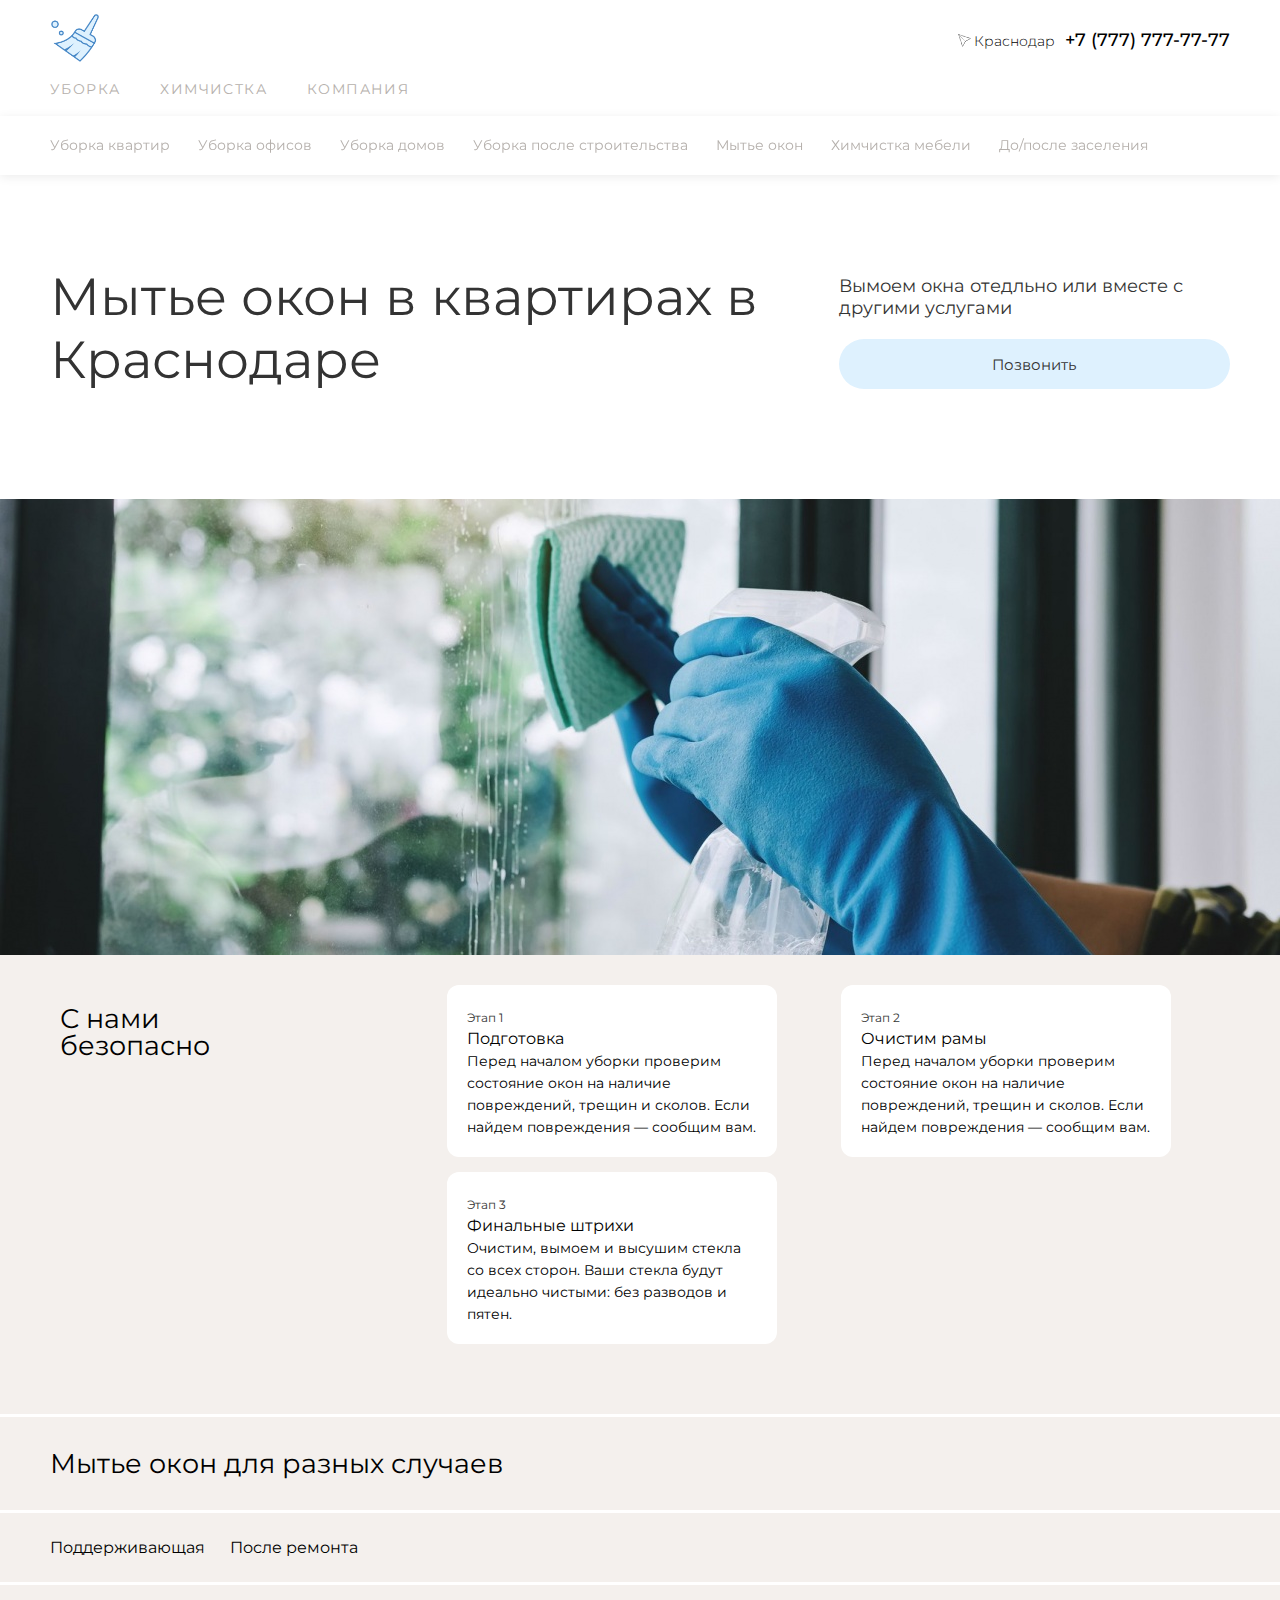
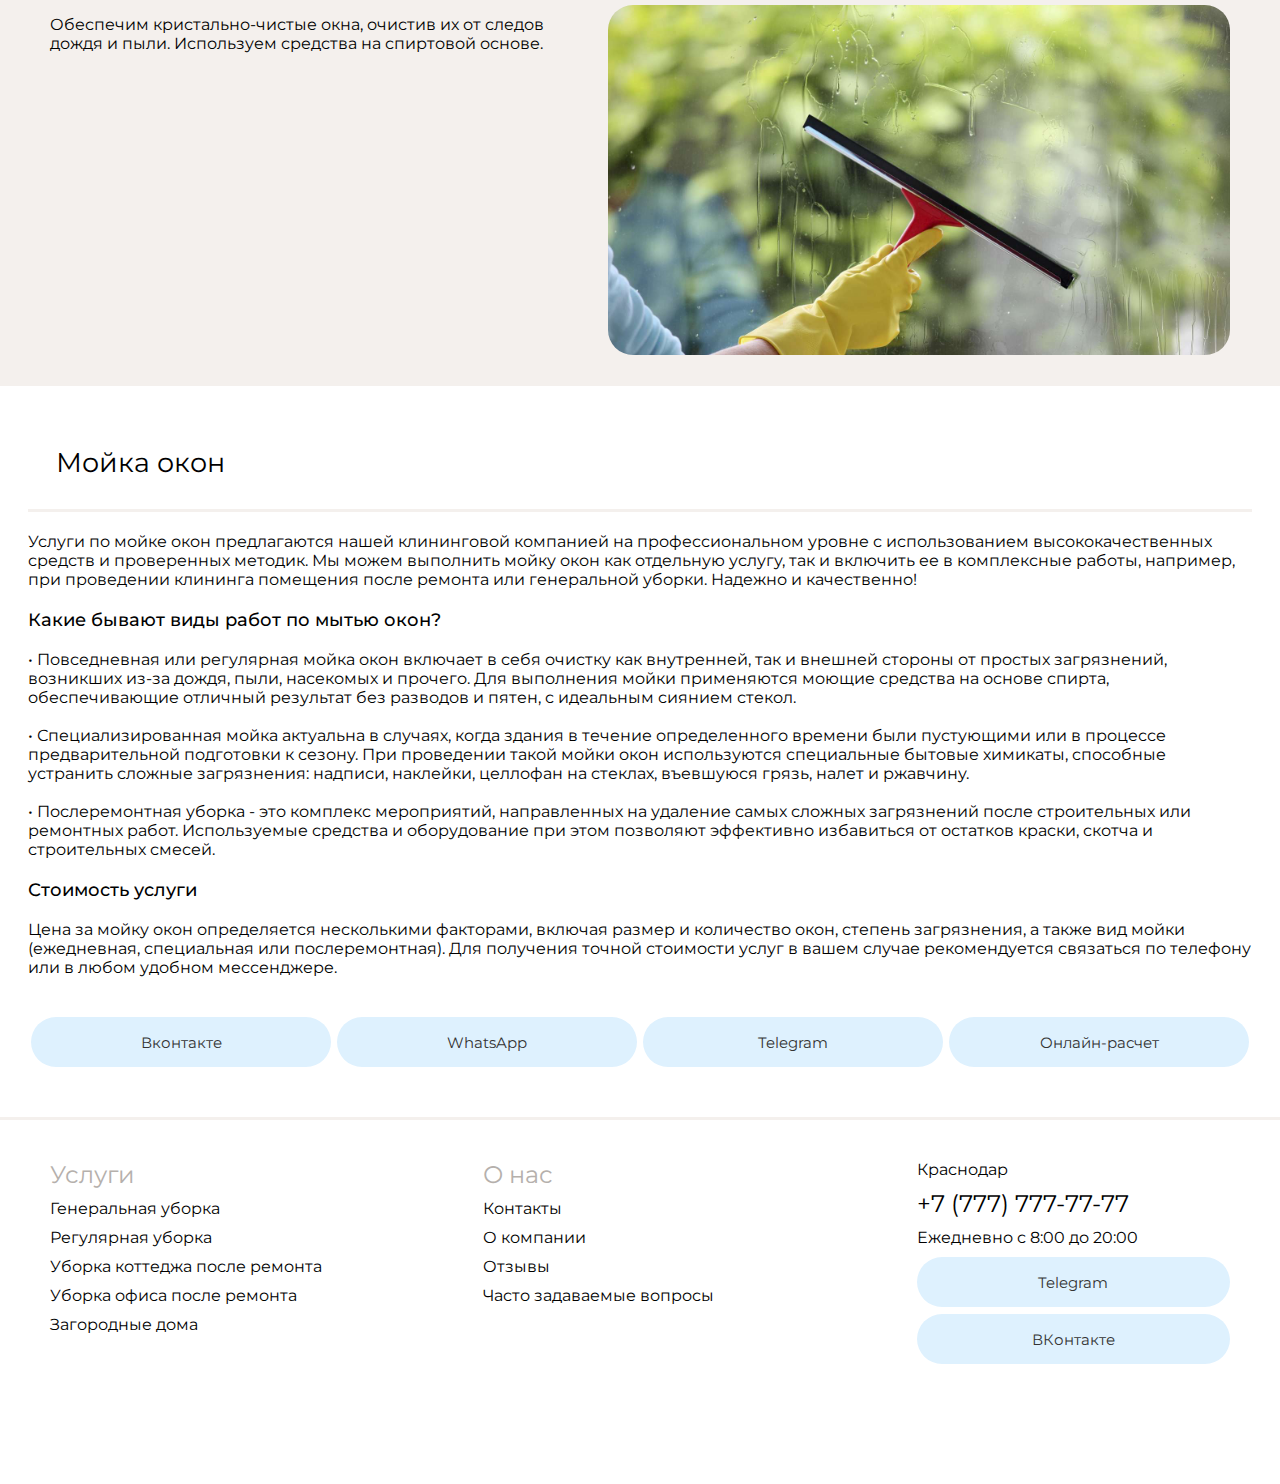
<file: myte-okon.html>
<!DOCTYPE html>
<html lang="en">
<head>
    <meta charset="UTF-8">
    <meta name="viewport" content="width=device-width, initial-scale=1.0">
    <title>Клининговая компания в Краснодаре</title>
    <link rel="stylesheet" href="style.css">
    <link rel="preconnect" href="https://fonts.googleapis.com">
    <link rel="preconnect" href="https://fonts.gstatic.com" crossorigin>
    <link type="image/png" sizes="16x16" rel="icon" href="img/icons8-метла-16.png">
    <link href="https://fonts.googleapis.com/css2?family=Montserrat:ital,wght@0,100..900;1,100..900&display=swap"
        rel="stylesheet">
</head>
<body>
    <header>
        <div class="container menu_outher">
            <div class="menu__container">
                <div class="logo">
                    <a href="index.html">
                        <img class="mobile-logo" src="img/icons8-метла-96.png" alt="лого">
                        <!--<img class="desctop-logo" src="#" alt="">-->
                    </a>
                </div>
                <div class="menu-right">
                    <span class="city">
                        <img src="img/navigation.png" alt="">
                        Краснодар
                    </span>
                    <a href="#" class="mobile_tel_number">
                        <img src="img/telephone.png" alt="">
                    </a>
                    <a href="tel:#" class="tel_number city_phone">+7 (777) 777-77-77</a>
                </div>
            </div>
            <nav class="menu">
                <ul class="services-list">
                    <li><a href="index.html">Уборка</a></li>
                    <li><a href="himchistka.html">Химчистка</a></li>
                    <li><a href="o-kompanii.html">Компания</a></li>
                </ul>
            </nav>
        </div>
        <div class="top-subnavigation-menu dry-cleaning-subnavigation-menu sticky">
            <ul class="services-list-scrollbar">
                <li class=""><a href="index.html">Уборка квартир</a></li>
                <li class=""><a href="uborka-ofisov-kommercheskih-pomeshhenij.html">Уборка офисов</a></li>
                <li class=""><a href="uborka-domov.html">Уборка домов</a></li>
                <li class=""><a href="index.html">Уборка после строительства</a></li>
                <li class=""><a href="myte-okon.html">Мытье окон</a></li>
                <li class=""><a href="himchistka-mebeli.html">Химчистка мебели</a></li>
                <li class=""><a href="do-posle-zaseleniya.html">До/после заселения</a></li>
            </ul>
        </div>
    </header>
<main>
    <div class="banner-content">
            <h1 class="banner-content__title">
                <span>Мытье окон в квартирах в Краснодаре</span>
            </h1>
            <div class="banner-content__info">
                <span>Вымоем окна отедльно или вместе с другими услугами</span>
                <a class="button heading_block_info_button" href="tel:#">Позвонить</a>
            </div>
            
            
        </div>
        <div class="banner-image okno">
            <img class="header-bg-image mobile" src="img/Myte-okon.jpg" alt="Клининговая компания в Краснодаре">
        </div>
        </div>
        <div class='myte-okon'>
        <section class="advantages_block">
            <div class="advantages_block_header" style="margin-bottom: 30px;">
                <h3 class="advantages_block_header_title">С нами безопасно</h3>
            </div>
            <div class="scrollable-block">
                <div class="smaller-block">
                    <span class='etap'>Этап 1</span><br>
                    <span class='header-okna'>Подготовка</span><br>
                    <span class='okna-text smaller-block__text'>Перед началом уборки проверим состояние окон на наличие повреждений, трещин и сколов. Если найдем повреждения — сообщим вам.</span>
                </div>
                <div class="smaller-block">
                    <span class='etap'>Этап 2</span><br>
                    <span class='header-okna'>Очистим рамы</span><br>
                    <span class='okna-text smaller-block__text'>Перед началом уборки проверим состояние окон на наличие повреждений, трещин и сколов. Если найдем повреждения — сообщим вам.</span>
                </div>
                <div class="smaller-block">
                <span class='etap'>Этап 3</span><br>
                    <span class='header-okna'>Финальные штрихи</span><br>
                    <span class='okna-text smaller-block__text'>Очистим, вымоем и высушим стекла со всех сторон. Ваши стекла будут идеально чистыми: без разводов и пятен.</span>
                </div>
                </div>
        </section>
        </div>
        
        <div class='moyka-okon'>
            <div class='moyka-okon-header'>
                <span>Мытье окон для разных случаев</span>
            </div>
                <div class='moyka-okon-block'>
                    <div class='moyka-okon-variety'>
                        <span class='podd-btn' id='podd-btn'>
                            Поддерживающая
                        </span>
                        <span class='remont-btn' id='remont-btn'>
                            После ремонта
                        </span>
                    </div>
                    <div class='moyka-okon-type' id='okna-podd'>
                        <img src='img/okna.jpg' alt="Клининговая компания в Краснодаре">
                        <span>Обеспечим кристально-чистые окна, очистив их от следов дождя и пыли. Используем средства на спиртовой основе.</span>
                    </div>
                    <div class='moyka-okon-type' id='okna-remont'>
                        <img src='img/remont.jpg' alt="Клининговая компания в Краснодаре">
                        <span>
                            Очистим окна от сложных загрязнений: краски, скотча, строительных материалов.</span>
                    </div>
                </div>
        </div>
        
        <div class='okna-descr'>
            <h1 class='okna-descr'>Мойка окон</h1>
            <div class='okna-descr-text'>Услуги по мойке окон предлагаются нашей клининговой компанией на профессиональном уровне с использованием высококачественных средств и проверенных методик. Мы можем выполнить мойку окон как отдельную услугу, так и включить ее в комплексные работы, например, при проведении клининга помещения после ремонта или генеральной уборки. Надежно и качественно!</span>
            <div class='okna-descr-types-of-work'>
                <span class='okna-descr-types-of-work-header'>Какие бывают виды работ по мытью окон?</span><br><br>
                <span>• Повседневная или регулярная мойка окон включает в себя очистку как внутренней, так и внешней стороны от простых загрязнений, возникших из-за дождя, пыли, насекомых и прочего. Для выполнения мойки применяются моющие средства на основе спирта, обеспечивающие отличный результат без разводов и пятен, с идеальным сиянием стекол.<br><br>
                    • Специализированная мойка актуальна в случаях, когда здания в течение определенного времени были пустующими или в процессе предварительной подготовки к сезону. При проведении такой мойки окон используются специальные бытовые химикаты, способные устранить сложные загрязнения: надписи, наклейки, целлофан на стеклах, въевшуюся грязь, налет и ржавчину.<br><br>
                    • Послеремонтная уборка - это комплекс мероприятий, направленных на удаление самых сложных загрязнений после строительных или ремонтных работ. Используемые средства и оборудование при этом позволяют эффективно избавиться от остатков краски, скотча и строительных смесей.</span>
            </div>
            <div class='okna-descr-price'>
                <span class='okna-descr-price-header'>Стоимость услуги</span><br><br>
                <span>Цена за мойку окон определяется несколькими факторами, включая размер и количество окон, степень загрязнения, а также вид мойки (ежедневная, специальная или послеремонтная). Для получения точной стоимости услуг в вашем случае рекомендуется связаться по телефону или в любом удобном мессенджере.</span>
            </div>
            
            <div class='messengers'>
                <div class='button vk-btn'>
                    <a href='#'>Вконтакте</a>
                </div>
                <div class='button wa-btn'>
                    <a href='#'>WhatsApp</a>
                </div>
                <div class='button tg-btn'>
                    <a href='#'>Telegram</a>
                </div>
                <div class='button clclt'>
                    <a href='https://svezho.su/calculate/'>Онлайн-расчет</a>
                </div>
            </div>
        </div>
        </main>
        <footer>
            <div class="footer__descr">
                <div class="footer__descr-services">
                    <span>Услуги</span>
                    <ul>
                        <li><a href="generalnaya-uborka.html">Генеральная уборка</a></li>
                        <li><a href="index.html">Регулярная уборка</a></li>
                        <li><a href="uborka-domov.html">Уборка коттеджа после ремонта</a></li>
                        <li><a href="uborka-ofisov-kommercheskih-pomeshhenij.html">Уборка офиса после ремонта</a></li>
                        <li><a href="uborka-domov.html">Загородные дома</a></li>
                    </ul>
                </div>
            
                <div class="footer__descr-about">
                    <span>О нас</span>
                    <ul>
                        <li><a href="contacts.html">Контакты</a></li>
                        <li><a href="o-kompanii.html">О компании</a></li>
                        <li><a href="otzyvy.html">Отзывы</a></li>
                        <li><a href="faq.html">Часто задаваемые вопросы</a></li>
                    </ul>
                </div>
            
                <div class="footer__descr-contacts">
                    <p>Краснодар</p>
                    <a href="tel:#">+7 (777) 777-77-77</a>
                    <p>Ежедневно с 8:00 до 20:00</p>
                    <div class="footer__descr-social">
                        <a target="_blank" href="https://web.telegram.org/k/">Telegram</a>
                        <a target="_blank" href="https://vk.com">ВКонтакте</a>
                    </div>
                </div>
            </div>
            </footer>
            <script src="js/okna.js"></script>
        </body>
        </html>
</file>
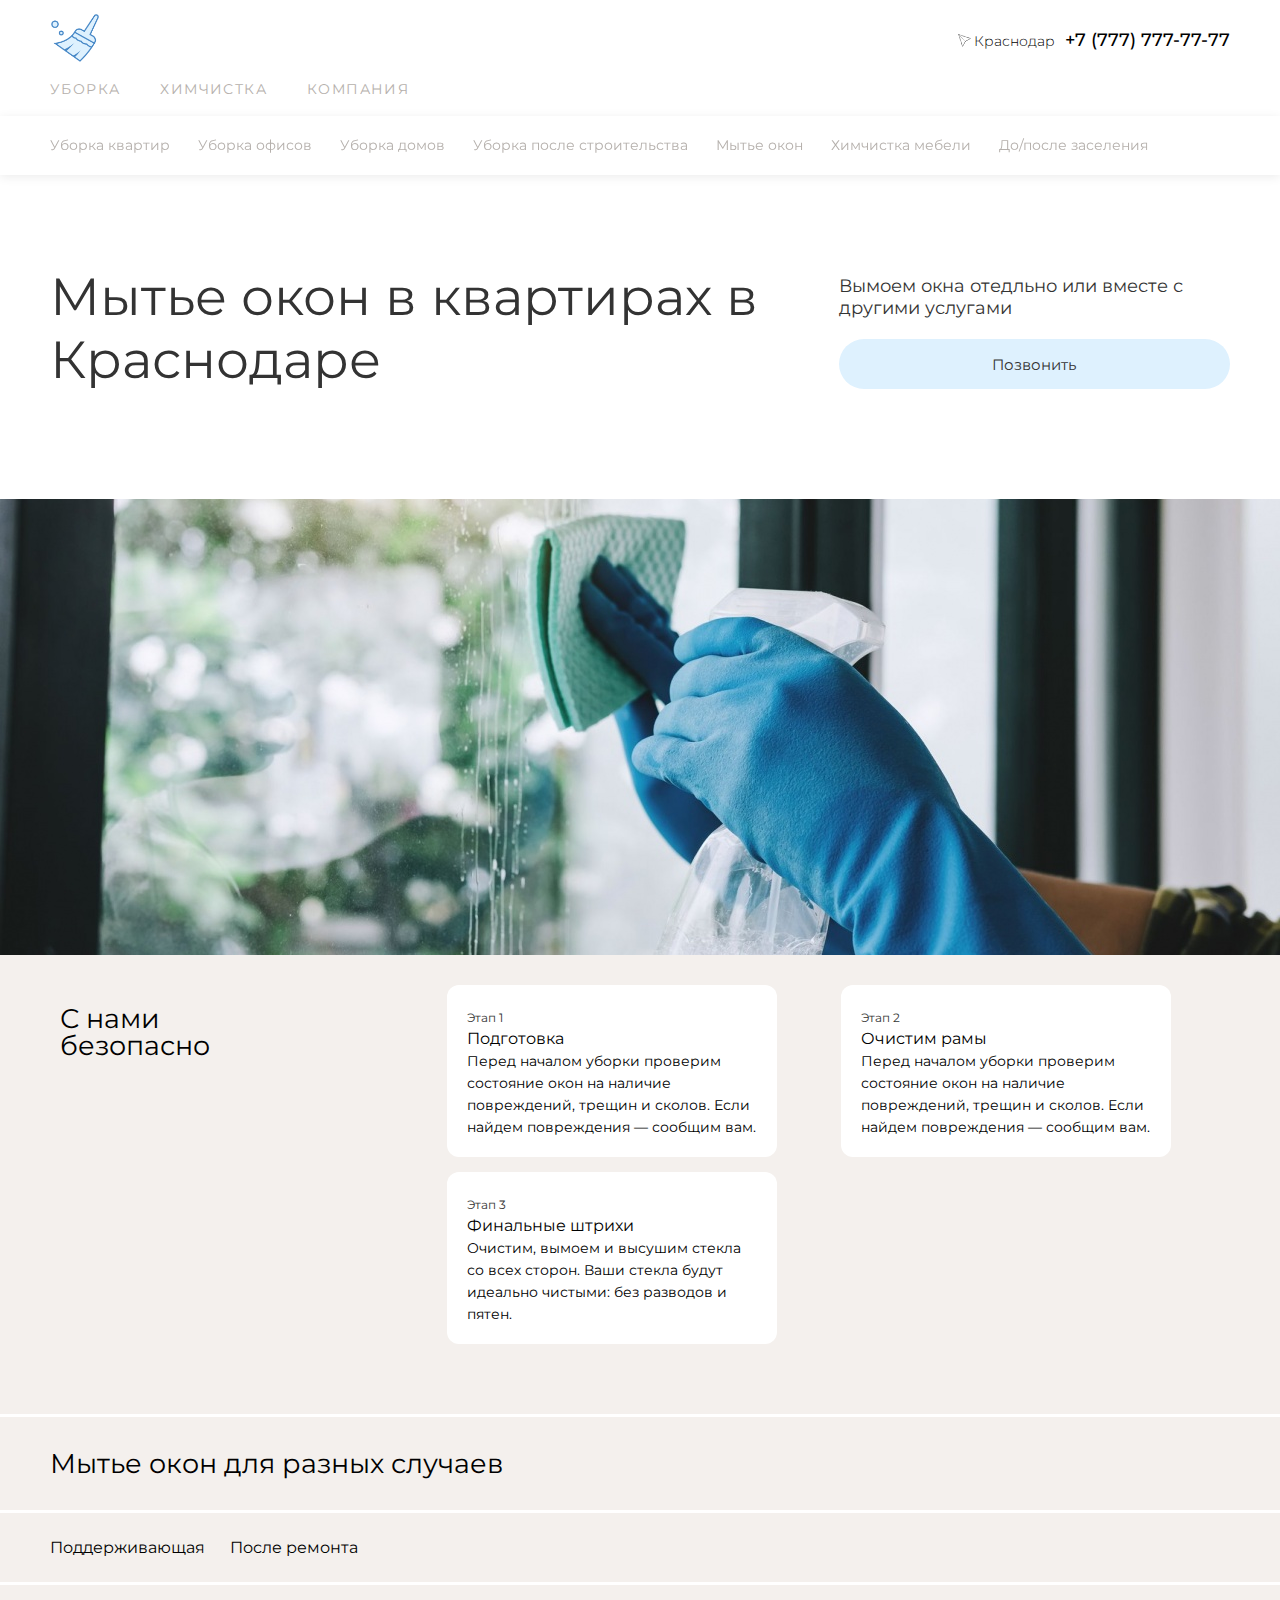
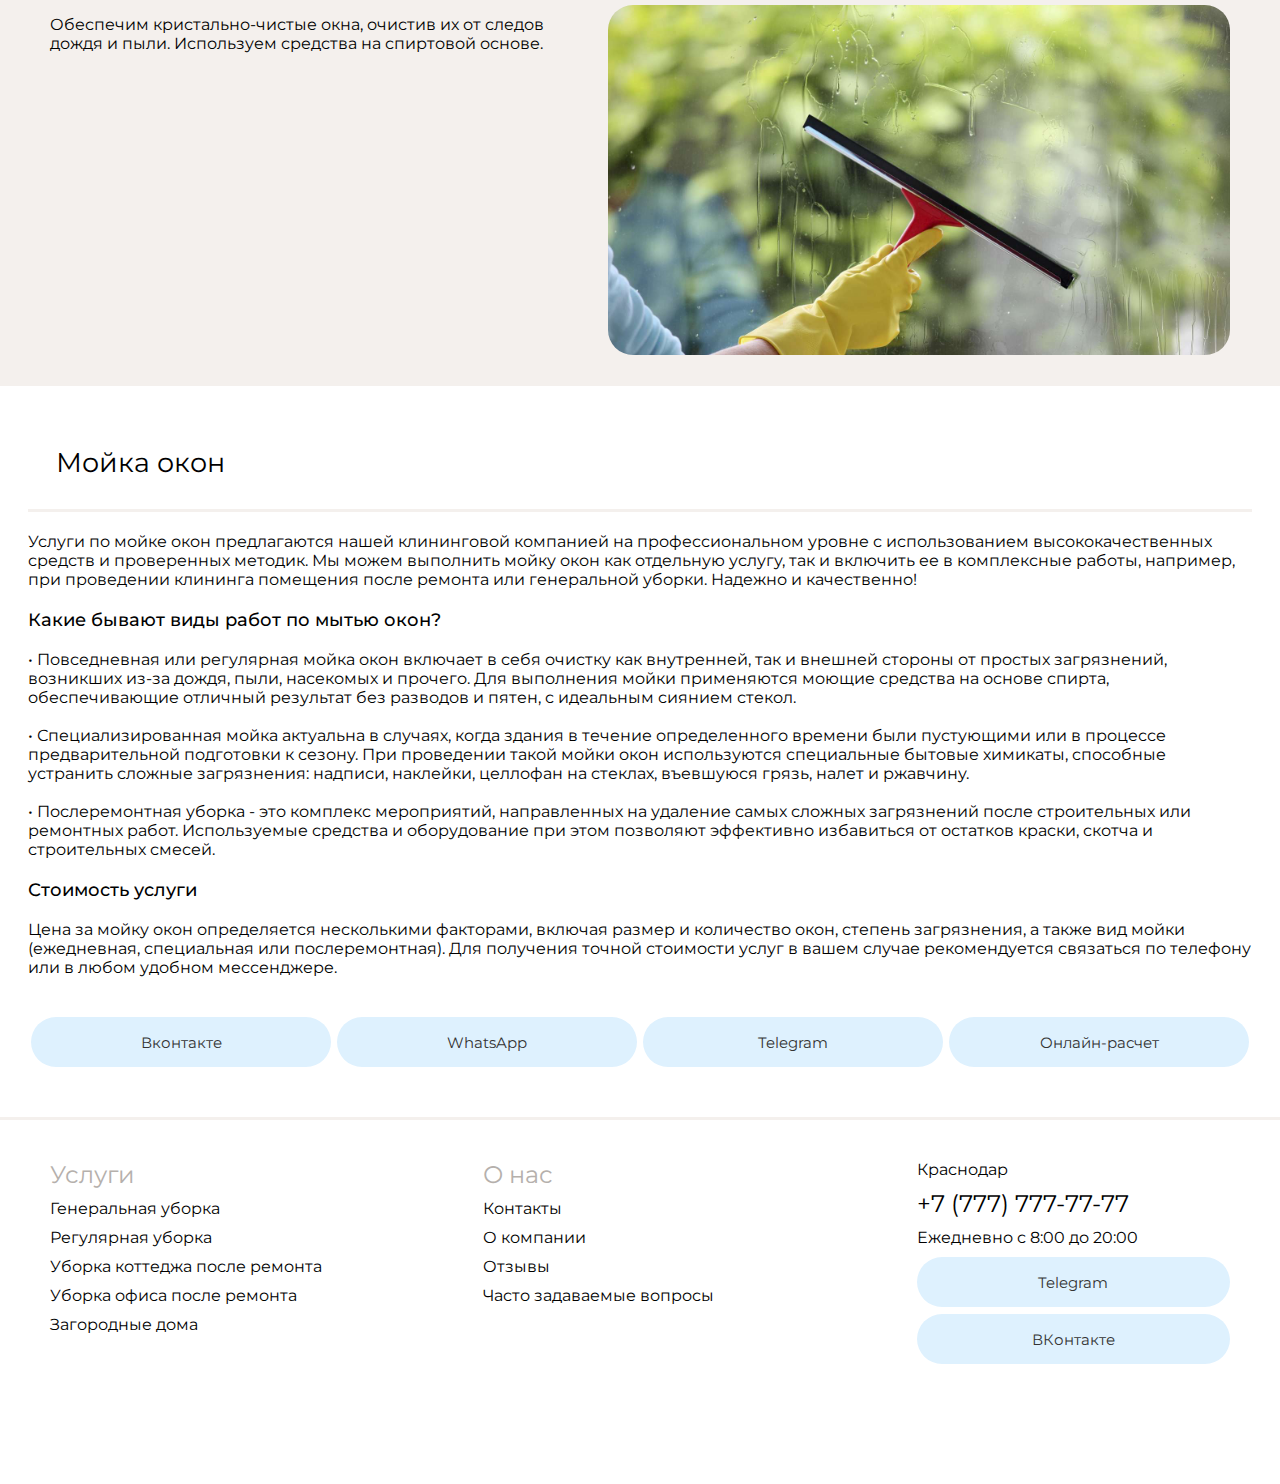
<file: page-myte-okon.html>
<!DOCTYPE html>
<html lang="en">
<head>
    <meta charset="UTF-8">
    <meta name="viewport" content="width=device-width, initial-scale=1.0">
    <title>Клининговая компания в Краснодаре</title>
    <link rel="stylesheet" href="style.css">
    <link rel="preconnect" href="https://fonts.googleapis.com">
    <link rel="preconnect" href="https://fonts.gstatic.com" crossorigin>
    <link type="image/png" sizes="16x16" rel="icon" href="img/icons8-метла-16.png">
    <link href="https://fonts.googleapis.com/css2?family=Montserrat:ital,wght@0,100..900;1,100..900&display=swap"
        rel="stylesheet">
</head>
<body>
    <header>
        <div class="container menu_outher">
            <div class="menu__container">
                <div class="logo">
                    <a href="index.html">
                        <img class="mobile-logo" src="img/icons8-метла-96.png" alt="лого">
                        <!--<img class="desctop-logo" src="#" alt="">-->
                    </a>
                </div>
                <div class="menu-right">
                    <span class="city">
                        <img src="img/navigation.png" alt="">
                        Краснодар
                    </span>
                    <a href="#" class="mobile_tel_number">
                        <img src="img/telephone.png" alt="">
                    </a>
                    <a href="tel:#" class="tel_number city_phone">+7 (777) 777-77-77</a>
                </div>
            </div>
            <nav class="menu">
                <ul class="services-list">
                    <li><a href="index.html">Уборка</a></li>
                    <li><a href="himchistka.html">Химчистка</a></li>
                    <li><a href="o-kompanii.html">Компания</a></li>
                </ul>
            </nav>
        </div>
        <div class="top-subnavigation-menu dry-cleaning-subnavigation-menu sticky">
            <ul class="services-list-scrollbar">
                <li class=""><a href="index.html">Уборка квартир</a></li>
                <li class=""><a href="uborka-ofisov-kommercheskih-pomeshhenij.html">Уборка офисов</a></li>
                <li class=""><a href="uborka-domov.html">Уборка домов</a></li>
                <li class=""><a href="index.html">Уборка после строительства</a></li>
                <li class=""><a href="myte-okon.html">Мытье окон</a></li>
                <li class=""><a href="himchistka-mebeli.html">Химчистка мебели</a></li>
                <li class=""><a href="do-posle-zaseleniya.html">До/после заселения</a></li>
            </ul>
        </div>
    </header>
<main>
    <div class="banner-content">
            <h1 class="banner-content__title">
                <span>Мытье окон в квартирах в Краснодаре</span>
            </h1>
            <div class="banner-content__info">
                <span>Вымоем окна отедльно или вместе с другими услугами</span>
                <a class="button heading_block_info_button" href="tel:#">Позвонить</a>
            </div>
            
            
        </div>
        <div class="banner-image okno">
            <img class="header-bg-image mobile" src="/img/Myte-okon.jpg" alt="Клининговая компания в Краснодаре">
        </div>
        </div>
        <div class='myte-okon'>
        <section class="advantages_block">
            <div class="advantages_block_header" style="margin-bottom: 30px;">
                <h3 class="advantages_block_header_title">С нами безопасно</h3>
            </div>
            <div class="scrollable-block">
                <div class="smaller-block">
                    <span class='etap'>Этап 1</span><br>
                    <span class='header-okna'>Подготовка</span><br>
                    <span class='okna-text smaller-block__text'>Перед началом уборки проверим состояние окон на наличие повреждений, трещин и сколов. Если найдем повреждения — сообщим вам.</span>
                </div>
                <div class="smaller-block">
                    <span class='etap'>Этап 2</span><br>
                    <span class='header-okna'>Очистим рамы</span><br>
                    <span class='okna-text smaller-block__text'>Перед началом уборки проверим состояние окон на наличие повреждений, трещин и сколов. Если найдем повреждения — сообщим вам.</span>
                </div>
                <div class="smaller-block">
                <span class='etap'>Этап 3</span><br>
                    <span class='header-okna'>Финальные штрихи</span><br>
                    <span class='okna-text smaller-block__text'>Очистим, вымоем и высушим стекла со всех сторон. Ваши стекла будут идеально чистыми: без разводов и пятен.</span>
                </div>
                </div>
        </section>
        </div>
        
        <div class='moyka-okon'>
            <div class='moyka-okon-header'>
                <span>Мытье окон для разных случаев</span>
            </div>
                <div class='moyka-okon-block'>
                    <div class='moyka-okon-variety'>
                        <span class='podd-btn' id='podd-btn'>
                            Поддерживающая
                        </span>
                        <span class='remont-btn' id='remont-btn'>
                            После ремонта
                        </span>
                    </div>
                    <div class='moyka-okon-type' id='okna-podd'>
                        <img src='/img/okna.jpg' alt="Клининговая компания в Краснодаре">
                        <span>Обеспечим кристально-чистые окна, очистив их от следов дождя и пыли. Используем средства на спиртовой основе.</span>
                    </div>
                    <div class='moyka-okon-type' id='okna-remont'>
                        <img src='/img/remont.jpg' alt="Клининговая компания в Краснодаре">
                        <span>
                            Очистим окна от сложных загрязнений: краски, скотча, строительных материалов.</span>
                    </div>
                </div>
        </div>
        
        <div class='okna-descr'>
            <h1 class='okna-descr'>Мойка окон</h1>
            <div class='okna-descr-text'>Услуги по мойке окон предлагаются нашей клининговой компанией на профессиональном уровне с использованием высококачественных средств и проверенных методик. Мы можем выполнить мойку окон как отдельную услугу, так и включить ее в комплексные работы, например, при проведении клининга помещения после ремонта или генеральной уборки. Надежно и качественно!</span>
            <div class='okna-descr-types-of-work'>
                <span class='okna-descr-types-of-work-header'>Какие бывают виды работ по мытью окон?</span><br><br>
                <span>• Повседневная или регулярная мойка окон включает в себя очистку как внутренней, так и внешней стороны от простых загрязнений, возникших из-за дождя, пыли, насекомых и прочего. Для выполнения мойки применяются моющие средства на основе спирта, обеспечивающие отличный результат без разводов и пятен, с идеальным сиянием стекол.<br><br>
                    • Специализированная мойка актуальна в случаях, когда здания в течение определенного времени были пустующими или в процессе предварительной подготовки к сезону. При проведении такой мойки окон используются специальные бытовые химикаты, способные устранить сложные загрязнения: надписи, наклейки, целлофан на стеклах, въевшуюся грязь, налет и ржавчину.<br><br>
                    • Послеремонтная уборка - это комплекс мероприятий, направленных на удаление самых сложных загрязнений после строительных или ремонтных работ. Используемые средства и оборудование при этом позволяют эффективно избавиться от остатков краски, скотча и строительных смесей.</span>
            </div>
            <div class='okna-descr-price'>
                <span class='okna-descr-price-header'>Стоимость услуги</span><br><br>
                <span>Цена за мойку окон определяется несколькими факторами, включая размер и количество окон, степень загрязнения, а также вид мойки (ежедневная, специальная или послеремонтная). Для получения точной стоимости услуг в вашем случае рекомендуется связаться по телефону или в любом удобном мессенджере.</span>
            </div>
            
            <div class='messengers'>
                <div class='button vk-btn'>
                    <a href='#'>Вконтакте</a>
                </div>
                <div class='button wa-btn'>
                    <a href='#'>WhatsApp</a>
                </div>
                <div class='button tg-btn'>
                    <a href='#'>Telegram</a>
                </div>
                <div class='button clclt'>
                    <a href='https://svezho.su/calculate/'>Онлайн-расчет</a>
                </div>
            </div>
        </div>
        </main>
        <footer>
            <div class="footer__descr">
                <div class="footer__descr-services">
                    <span>Услуги</span>
                    <ul>
                        <li><a href="generalnaya-uborka.html">Генеральная уборка</a></li>
                        <li><a href="index.html">Регулярная уборка</a></li>
                        <li><a href="uborka-domov.html">Уборка коттеджа после ремонта</a></li>
                        <li><a href="uborka-ofisov-kommercheskih-pomeshhenij.html">Уборка офиса после ремонта</a></li>
                        <li><a href="uborka-domov.html">Загородные дома</a></li>
                    </ul>
                </div>
            
                <div class="footer__descr-about">
                    <span>О нас</span>
                    <ul>
                        <li><a href="contacts.html">Контакты</a></li>
                        <li><a href="o-kompanii.html">О компании</a></li>
                        <li><a href="otzyvy.html">Отзывы</a></li>
                        <li><a href="faq.html">Часто задаваемые вопросы</a></li>
                    </ul>
                </div>
            
                <div class="footer__descr-contacts">
                    <p>Краснодар</p>
                    <a href="tel:#">+7 (777) 777-77-77</a>
                    <p>Ежедневно с 8:00 до 20:00</p>
                    <div class="footer__descr-social">
                        <a target="_blank" href="https://web.telegram.org/k/">Telegram</a>
                        <a target="_blank" href="https://vk.com">ВКонтакте</a>
                    </div>
                </div>
            </div>
            </footer>
            <script src="js/okna.js"></script>
        </body>
        </html>
</file>
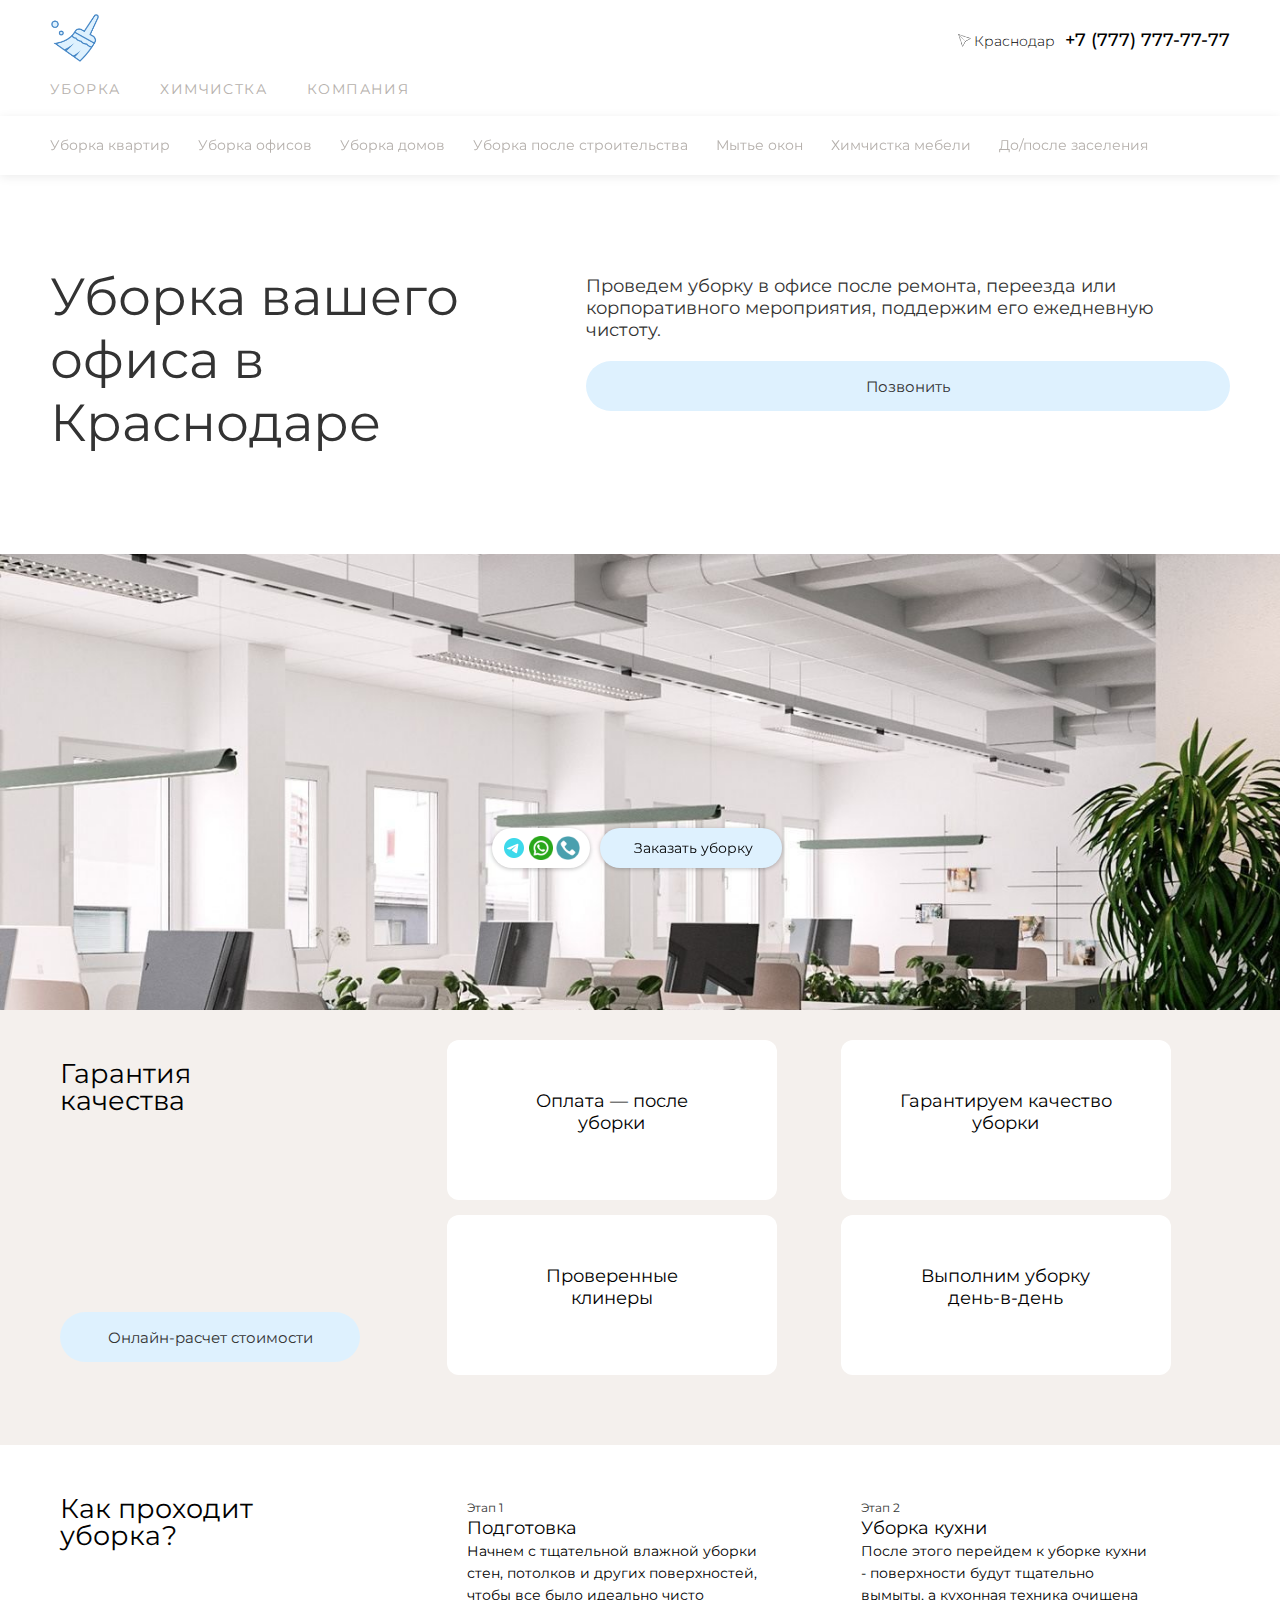
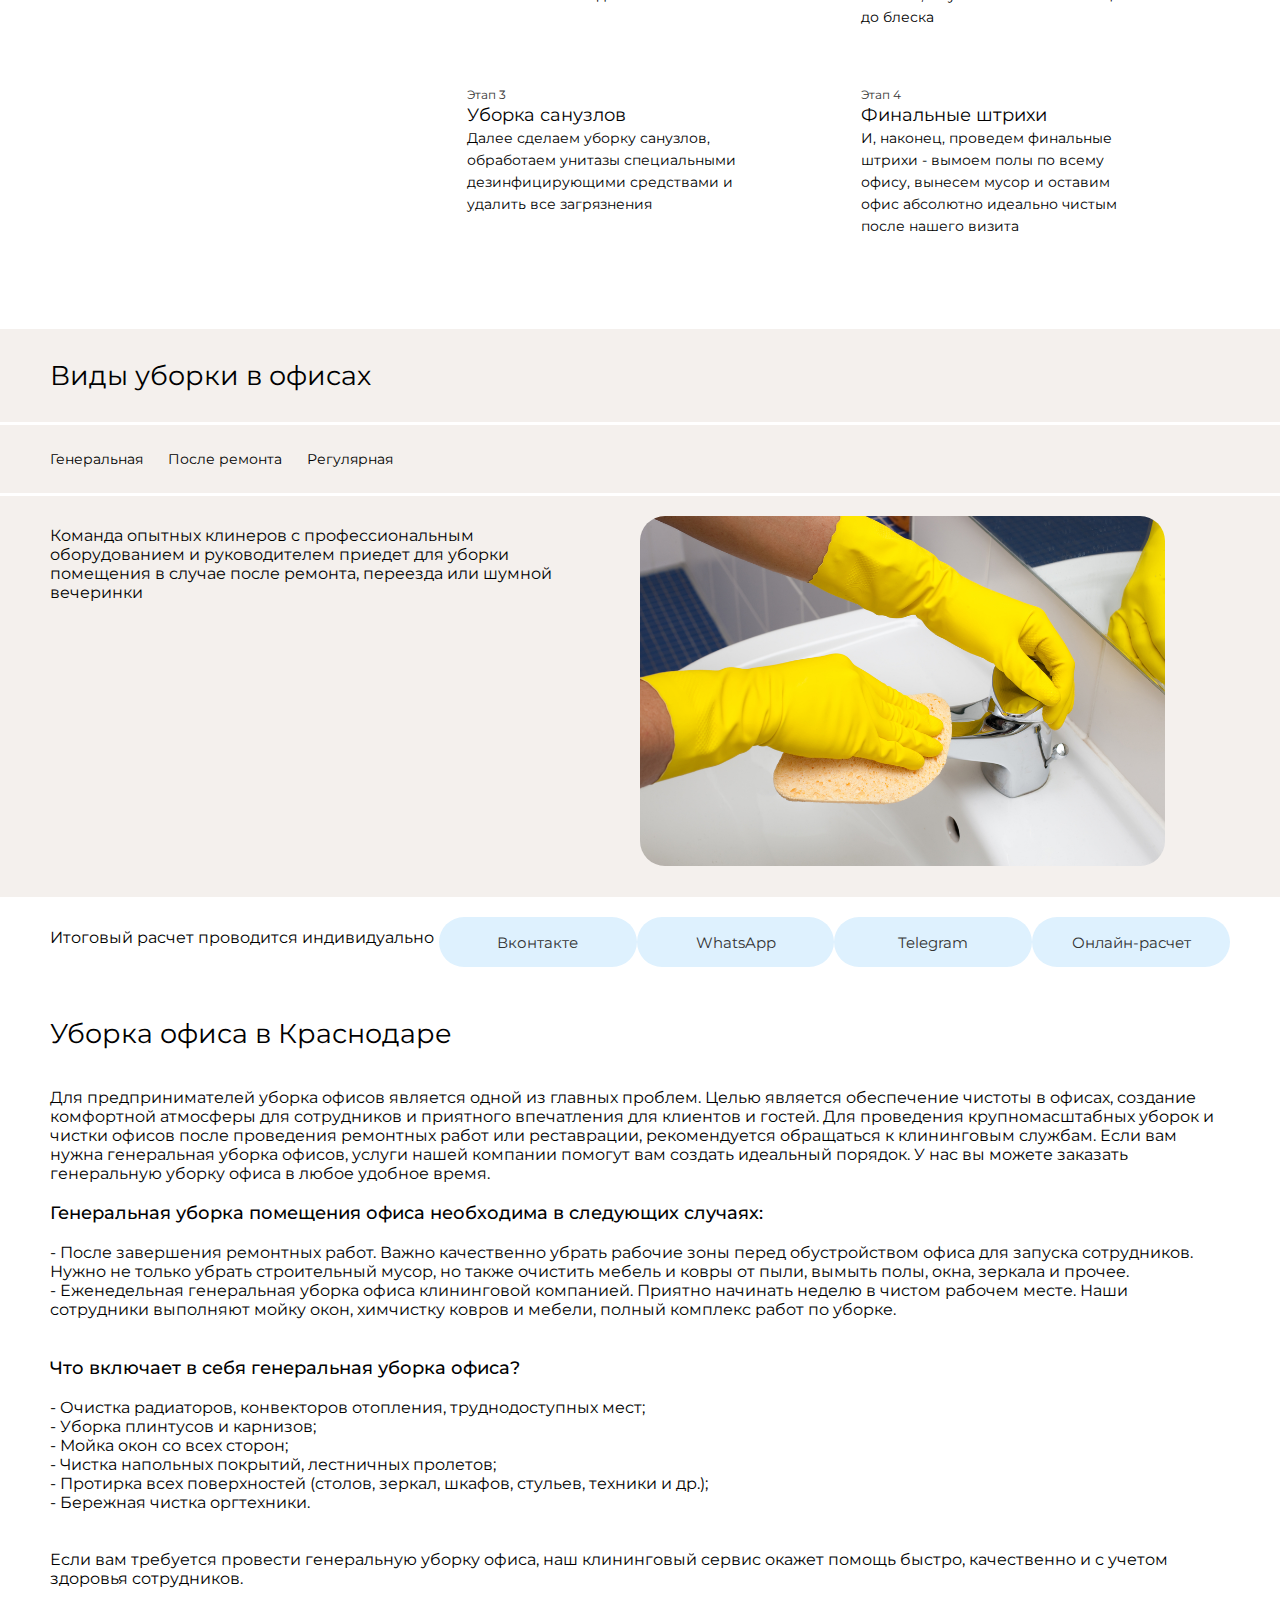
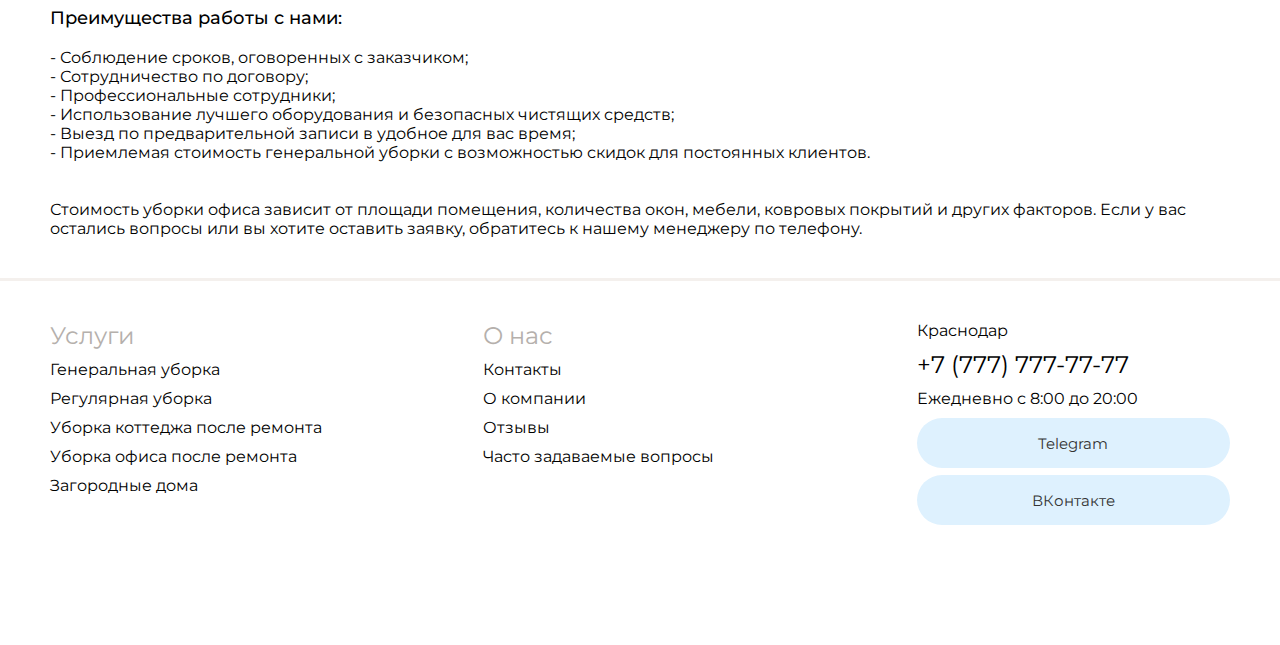
<file: uborka-ofisov-kommercheskih-pomeshhenij.html>
<!DOCTYPE html>
<html lang="en">

<head>
    <meta charset="UTF-8">
    <meta name="viewport" content="width=device-width, initial-scale=1.0">
    <title>Клининговая компания в Краснодаре</title>
    <link rel="stylesheet" href="style.css">
    <link rel="preconnect" href="https://fonts.googleapis.com">
    <link rel="preconnect" href="https://fonts.gstatic.com" crossorigin>
    <link type="image/png" sizes="16x16" rel="icon" href="img/icons8-метла-16.png">
    <link href="https://fonts.googleapis.com/css2?family=Montserrat:ital,wght@0,100..900;1,100..900&display=swap"
        rel="stylesheet">
</head>
<body>
    <header>
        <div class="container menu_outher">
            <div class="menu__container">
                <div class="logo">
                    <a href="index.html">
                        <img class="mobile-logo" src="img/icons8-метла-96.png" alt="лого">
                        <!--<img class="desctop-logo" src="#" alt="">-->
                    </a>
                </div>
                <div class="menu-right">
                    <span class="city">
                        <img src="img/navigation.png" alt="">
                        Краснодар
                    </span>
                    <a href="#" class="mobile_tel_number">
                        <img src="img/telephone.png" alt="">
                    </a>
                    <a href="tel:#" class="tel_number city_phone">+7 (777) 777-77-77</a>
                </div>
            </div>
            <nav class="menu">
                <ul class="services-list">
                    <li><a href="index.html">Уборка</a></li>
                    <li><a href="himchistka.html">Химчистка</a></li>
                    <li><a href="o-kompanii.html">Компания</a></li>
                </ul>
            </nav>
        </div>
        <div class="top-subnavigation-menu dry-cleaning-subnavigation-menu sticky">
            <ul class="services-list-scrollbar">
                <li class=""><a href="index.html">Уборка квартир</a></li>
                <li class=""><a href="uborka-ofisov-kommercheskih-pomeshhenij.html">Уборка офисов</a></li>
                <li class=""><a href="uborka-domov.html">Уборка домов</a></li>
                <li class=""><a href="index.html">Уборка после строительства</a></li>
                <li class=""><a href="myte-okon.html">Мытье окон</a></li>
                <li class=""><a href="himchistka-mebeli.html">Химчистка мебели</a></li>
                <li class=""><a href="do-posle-zaseleniya.html">До/после заселения</a></li>
            </ul>
        </div>
    </header>
<main>
    <div class="banner-content">
        <h1 class="banner-content__title">
            <span>Уборка вашего офиса в Краснодаре</span>
        </h1>
        <div class="banner-content__info">
            <span>Проведем уборку в офисе после ремонта, переезда или корпоративного мероприятия, поддержим его
                ежедневную чистоту.</span>
            <a class="button heading_block_info_button" href="tel:#">Позвонить</a>
        </div>


    </div>
    <div class="banner-image okno">
        <img class="header-bg-image mobile" src="img/ofis.jpg"
            alt="Клининговая компания в Краснодаре">
    </div>
    <div class='ofis'>
        <section class="advantages_block">
            <div class="advantages_block_header" style='margin-bottom: 30px;'>
                <h3 class="advantages_block_header_title">Гарантия качества</h3>
            </div>
            <div class="scrollable-block">
                <div class="smaller-block">
                    <span class="smaller-block__text">Оплата — после<br>уборки</span>
                </div>
                <div class="smaller-block"><span class="smaller-block__text">Гарантируем
                        качество<br>уборки</span></div>
                <div class="smaller-block"><span class="smaller-block__text">Проверенные<br>клинеры</span></div>
                <div class="smaller-block"><span class="smaller-block__text">Выполним
                        уборку<br>день-в-день</span></div>
            </div>
            <div class='button clclt'>
                <a href='calculate.html'>Онлайн-расчет стоимости</a>
            </div>
        </section>
    </div>

    <div class='ofis-scroll'>
        <section class="advantages_block">
            <div class="advantages_block_header" style="margin-bottom: 30px;">
                <h3 class="advantages_block_header_title">Как проходит уборка?</h3>
            </div>
            <div class="scrollable-block">
                <div class="smaller-block">
                    <span class='etap'>Этап 1</span><br>
                    <span class='header-okna'>Подготовка</span><br>
                    <span class='okna-text smaller-block__text'>Начнем с тщательной влажной уборки стен, потолков и
                        других поверхностей, чтобы все было идеально чисто</span>
                </div>
                <div class="smaller-block">
                    <span class='etap'>Этап 2</span><br>
                    <span class='header-okna'>Уборка кухни</span><br>
                    <span class='okna-text smaller-block__text'>После этого перейдем к уборке кухни - поверхности будут
                        тщательно вымыты, а кухонная техника очищена до блеска</span>
                </div>
                <div class="smaller-block">
                    <span class='etap'>Этап 3</span><br>
                    <span class='header-okna'>Уборка санузлов</span><br>
                    <span class='okna-text smaller-block__text'>Далее сделаем уборку санузлов, обработаем унитазы
                        специальными дезинфицирующими средствами и удалить все загрязнения</span>
                </div>
                <div class="smaller-block">
                    <span class='etap'>Этап 4</span><br>
                    <span class='header-okna'>Финальные штрихи</span><br>
                    <span class='okna-text smaller-block__text'>И, наконец, проведем финальные штрихи - вымоем полы по
                        всему офису, вынесем мусор и оставим офис абсолютно идеально чистым после нашего визита</span>
                </div>
            </div>
        </section>
    </div>

    <div class='moyka-okon'>
        <div class='moyka-okon-header'>
            <span>Виды уборки в офисах</span>
        </div>
        <div class='moyka-okon-block'>
            <div class='moyka-okon-variety'>
                <span class='gen-btn' id='ofis-gen-btn'>
                    Генеральная
                </span>
                <span class='ofis-remont-btn' id='ofis-remont-btn'>
                    После ремонта
                </span>
                <span class='reg-btn' id='ofis-reg-btn'>
                    Регулярная
                </span>
            </div>
            <div class='moyka-okon-type' id='ofis-gen'>
                <img src='img/gen.jpg' alt="Клининговая компания в Краснодаре">
                <span>Команда опытных клинеров с профессиональным оборудованием и руководителем приедет для уборки
                    помещения в случае после ремонта, переезда или шумной вечеринки</span>
            </div>
            <div class='moyka-okon-type' id='ofis-remont'>
                <img src='img/remont.jpg' alt="Клининговая компания в
                Краснодаре">
                <span>
                    Уборка строительного мусора и бытовых отходов, удаление остатков строительных материалов, скотча и
                    клея, полировка мебели, дезинфекция сантехники, тщательная борьба с пылью</span>
            </div>
            <div class='moyka-okon-type' id='ofis-reg'>
                <img src='img/reg.jpeg' alt="Клининговая компания в
                Краснодаре">
                <span>
                    Каждый день утром или вечером приходит клинер, чтобы поддерживать чистоту и порядок в помещении. Он
                    заботится о чистоте пола, санузла, моет посуду, убирает пыль и выбрасывает мусор.</span>
            </div>
        </div>
    </div>

    <div class='ofis-descr-price'>
        <span>Итоговый расчет проводится индивидуально</span>
        <div class='messengers'>
            <div class='button vk-btn'>
                <a href='#'>Вконтакте</a>
            </div>
            <div class='button wa-btn'>
                <a href='#'>WhatsApp</a>
            </div>
            <div class='button tg-btn'>
                <a href='#'>Telegram</a>
            </div>
            <div class='button clclt'>
                <a href='calculate.html'>Онлайн-расчет</a>
            </div>
        </div>
    </div>
    </div>

    <div class='ofis-descr'>
        <h1>Уборка офиса в Краснодаре</h1>
        <span class='ofis-descr-text'>
            <br><br>
            Для предпринимателей уборка офисов является одной из главных проблем. Целью является обеспечение чистоты в
            офисах, создание комфортной атмосферы для сотрудников и приятного впечатления для клиентов и гостей. Для
            проведения крупномасштабных уборок и чистки офисов после проведения ремонтных работ или реставрации,
            рекомендуется обращаться к клининговым службам.

            Если вам нужна генеральная уборка офисов, услуги нашей компании помогут вам создать идеальный порядок. У нас
            вы можете заказать генеральную уборку офиса в любое удобное время.<br><br>

            <span class='ofis-descr-header'>Генеральная уборка помещения офиса необходима в следующих
                случаях:</span><br><br>
            <ul>
                <li>- После завершения ремонтных работ. Важно качественно убрать рабочие зоны перед обустройством офиса
                    для запуска сотрудников. Нужно не только убрать строительный мусор, но также очистить мебель и ковры
                    от пыли, вымыть полы, окна, зеркала и прочее.</li>
                <li>- Еженедельная генеральная уборка офиса клининговой компанией. Приятно начинать неделю в чистом
                    рабочем месте. Наши сотрудники выполняют мойку окон, химчистку ковров и мебели, полный комплекс
                    работ по уборке.</li>
            </ul>
            <br><br>

            <span class='ofis-descr-header'>Что включает в себя генеральная уборка офиса?</span><br><br>
            <ul>
                <li>- Очистка радиаторов, конвекторов отопления, труднодоступных мест;</li>
                <li>- Уборка плинтусов и карнизов;</li>
                <li>- Мойка окон со всех сторон;</li>
                <li>- Чистка напольных покрытий, лестничных пролетов;</li>
                <li>- Протирка всех поверхностей (столов, зеркал, шкафов, стульев, техники и др.);</li>
                <li>- Бережная чистка оргтехники.</li>
            </ul>
            <br><br>
            Если вам требуется провести генеральную уборку офиса, наш клининговый сервис окажет помощь быстро,
            качественно и с учетом здоровья сотрудников.<br><br>

            <span class='ofis-descr-header'>Преимущества работы с нами:</span><br><br>
            <ul>
                <li>- Соблюдение сроков, оговоренных с заказчиком;</li>
                <li>- Сотрудничество по договору;</li>
                <li>- Профессиональные сотрудники;</li>
                <li>- Использование лучшего оборудования и безопасных чистящих средств;</li>
                <li>- Выезд по предварительной записи в удобное для вас время;</li>
                <li>- Приемлемая стоимость генеральной уборки с возможностью скидок для постоянных клиентов.</li>
            </ul><br><br>
            Стоимость уборки офиса зависит от площади помещения, количества окон, мебели, ковровых покрытий и других
            факторов. Если у вас остались вопросы или вы хотите оставить заявку, обратитесь к нашему менеджеру по
            телефону.
        </span>
    </div>
</main>
<div class="scroll_menu_outher show transition">
    <div class="scroll_menu">

        <div class="scroll_menu_item contact_button">
            <a target="_blank" href="https://web.telegram.org/k/"><img src="img/telegram.png" alt=""></a>
            <a target="_blank" href="https://web.whatsapp.com/"><img src="img/whatsapp.png" alt=""></a>
            <a href="tel:#"><img src="img/phone1.png" alt=""></a>
        </div>
        <div class="scroll_menu_btn">
            <a href="calculate.html" class="scroll_menu_link">Заказать уборку</a>
        </div>
    </div>
</div>
<footer>
    <div class="footer__descr">
        <div class="footer__descr-services">
            <span>Услуги</span>
            <ul>
                <li><a href="generalnaya-uborka.html">Генеральная уборка</a></li>
                <li><a href="index.html">Регулярная уборка</a></li>
                <li><a href="uborka-domov.html">Уборка коттеджа после ремонта</a></li>
                <li><a href="uborka-ofisov-kommercheskih-pomeshhenij.html">Уборка офиса после ремонта</a></li>
                <li><a href="uborka-domov.html">Загородные дома</a></li>
            </ul>
        </div>
    
        <div class="footer__descr-about">
            <span>О нас</span>
            <ul>
                <li><a href="contacts.html">Контакты</a></li>
                <li><a href="o-kompanii.html">О компании</a></li>
                <li><a href="otzyvy.html">Отзывы</a></li>
                <li><a href="faq.html">Часто задаваемые вопросы</a></li>
            </ul>
        </div>
    
        <div class="footer__descr-contacts">
            <p>Краснодар</p>
            <a href="tel:#">+7 (777) 777-77-77</a>
            <p>Ежедневно с 8:00 до 20:00</p>
            <div class="footer__descr-social">
                <a target="_blank" href="https://web.telegram.org/k/">Telegram</a>
                <a target="_blank" href="https://vk.com">ВКонтакте</a>
            </div>
        </div>
    </div>
    </footer>
    <script src="js/ofis.js"></script>
</body>
</html>
</file>
<file: style.css>
:root {
    --main-color: #def1fe;
    --text-color: #b5b0ac;
    --main-text-color: #333;
    --block-color: #f4f0ed;
}

html {
    box-sizing: border-box;
}

*,
*::after,
*::before {
    box-sizing: inherit;
    margin: 0;
    padding: 0;
}

html,
body {
    height: 100%;
    max-width: 100%;
}

body {
    background: #fff;
    font-family: "Montserrat", sans-serif;
    font-weight: 400;
}

ul {
    padding: 0;
}

.menu__container {
    height: 80px;
    margin: 0 auto;
    padding-left: 20px;
    padding-right: 20px;
    display: flex;
    justify-content: space-between;
    align-items: center;
    position: relative;
    background: #fff;
}

.menu {
    width: 100%;
    background-color: #fff;
    z-index: 2;
    position: relative;
    padding-bottom: 20px;
    box-shadow: 0 15px 10px -15px rgba(0, 0, 0, .08);
    padding-bottom: 16px;
}

.menu_outher {
    width: 100%;
    background-color: #fff;
    z-index: 999;
    top: -100px;
    transition: top .45s;
}

.services-list {
    margin: 0 auto;
    padding-left: 20px;
    padding-right: 20px;
    display: flex;
    overflow-x: auto;
    white-space: nowrap;

}

.services-list li {
    margin-right: 40px;
    font-weight: 400;
    font-size: 16px;
    line-height: 140%;
    color: var(--text-color);
    text-transform: uppercase;
    letter-spacing: .1em;
    font-size: 14px;
    scrollbar-width: none;
    /* скрыть скроллбар Firefox */
    -ms-overflow-style: none;
    /* скрыть скроллбар в IE и Edge */
}

li {
    list-style-type: none;
}

a {
    background-color: transparent;
    color: inherit;
    text-decoration: none;
}

.menu_container .menu_right {
    display: flex;
    align-items: center;
    position: relative;
}

.menu .services-list,
.services-list-scrollbar .top-subnavigation-menu
    {
    -ms-overflow-style: none;
    scrollbar-width: none;
}

.services-list::-webkit-scrollbar,
.top-subnavigation-menu::-webkit-scrollbar {
    display: none;
    /* скрыть скроллбар в Chrome и Safari */
}

.desctop-logo {
    display: none;
}

.logo img {
    width: 50px;
    height: 50px;
}

.city img {
    width: 15px;
    transform: rotate(-45deg);
}

.mobile_tel_number {
    display: inline;
}

.mobile_tel_number img {
    width: 35px;
}

.tel_number {
    display: none;
    font-size: 18px;
    font-weight: 500;
}

.menu-right {
    font-weight: 300;
    font-size: 14px;
    display: flex;
    align-items: center;
    position: relative;
}

.city {
    margin-right: 10px;
}

.scroll_menu {
    font-size: 18px;
    width: 100%;
    margin: auto;
    max-width: calc(100vw - 40px);
    height: 60px;
    display: flex;
    justify-content: space-between;
    align-items: center;
    z-index: 1;
    gap: 10px;
}

.scroll_menu__btn {
    flex: 1;
}

.scroll_menu_outher {
    height: 65px;
    position: fixed;
    bottom: 20px;
    left: calc(50% - 148px);
    display: flex;
    align-items: flex-end;
    z-index: 2;
}

.scroll_menu_link {
    width: 100%;
    height: 40px;
    font-size: 14px;
    font-weight: 400;
    box-shadow: 0px 1px 4px rgba(0, 0, 0, .25);
    padding: 0 29px;
    display: flex;
    justify-content: center;
    align-items: center;
    font-size: 14px;
    border-radius: 30px;
    background: var(--main-color);
    color: #000;
}

.scroll_menu_link a {
    background: #9bf0f5;
    position: relative;
}

.scroll_menu_link::before {
    content: "";
    margin-right: 5px;
}

.scroll_menu_item.contact_button img,
.scroll_menu_item.contact_button a {
    width: 24px;
    height: 24px;
}

.scroll_menu_item.contact_button {
    background: #fff;
    border-radius: 100px;
    display: flex;
    justify-content: center;
    height: 40px;
    align-items: center;
    padding: 0 10px;
    box-shadow: 0 1px 4px rgb(0 0 0/25%);
    transition: all .2s linear;
    cursor: pointer;
    gap: 3px;
}

.top-subnavigation-menu ul li.active a,
.top-subnavigation-menu ul li:hover a {
    color: #333;
}

.top-subnavigation-menu ul li a {
    color: var(--text-color);
    font-size: 14px;
    line-height: 140%;
    white-space: nowrap;
}

.top-navigation-menu_outer li a,
.top-subnavigation-menu li a {
    display: block;
}

.top-subnavigation-menu ul {
    display: flex;
    margin: 0 auto;
    padding: 0 20px;
}

.top-subnavigation-menu.sticky {
    position: sticky;
    top: 115px;
    z-index: 999;
    background: #fff;
}

.top-subnavigation-menu {
    padding: 20px 0;
    width: 100%;
    box-shadow: 0px 2px 10px rgba(0, 0, 0, .08);
    overflow: auto;
}

.top-subnavigation-menu ul li {
    margin-right: 28px;
}

.banner-content {
    padding: 40px 28px 50px;
}

.banner-content__title {
    color: var(--main-text-color);
    font-size: 32px;
    font-weight: 400;
    padding-bottom: 20px;
}

.banner-content__info {
    font-size: 16px;
    color: var(--main-text-color);
}

.button {
    background: var(--main-color);
    border-radius: 60px;
    display: flex;
    align-items: center;
    justify-content: center;
    cursor: pointer;
    font-size: 15px;
    border: none;
    color: #333;
    height: 50px;
    margin-top: 20px;
}

.banner-image .header-bg-image.mobile {
    display: block;
    height: 300px;
    object-fit: cover;
    width: 100%;
}

.banner-image {
    width: 100%;
    max-width: 100%;
    height: auto;
    min-height: 487px;
    padding: 0;
    position: relative;
}

main .advantages_block_outer {
    background-color: #f4f0ed;
    max-width: 100%;
    padding: 0;
}

.main_new_main_page .advantages_block_outer .advantages_block {
    padding-left: 28px;
    padding-right: 28px;
    padding-bottom: 50px;
}

main .advantages_block {
    margin: 0 auto;
    padding-right: 20px;
    padding-left: 20px;
    padding-top: 30px;
    padding-bottom: 30px;
    display: flex;
    flex-direction: column;
}

.main_new_main_page .advantages_block_outer .advantages_block_header {
    margin-bottom: 32px;
}



@media screen and (max-width: 768px) {
    .main_new_main_page .advantages_block_outer .advantages_block_header {
        display: grid;
        grid-template-columns: 1fr 1fr;
        align-items: center;
    }
}

.advantages_block_header_title {
    font-size: 27px;
    max-width: 250px;
    margin-left: 10px;
    margin: 0;
    padding: 0;
    padding-top: 20px;
    line-height: 100%;
    font-weight: 400;
}

.scrollable-block {
    overflow-x: scroll;
    white-space: nowrap;
    font-size: 18px;
    padding-bottom: 40px;
}

.scrollable-block::-webkit-scrollbar {
    display: none;
}

.smaller-block {
    display: inline-block;
    width: 280px;
    height: 160px;
    margin-right: 10px;
    background-color: #ffffff;
    border-radius: 12px;
    text-align: center;
    padding: 50px 0;
}

.smaller-block__text {
    max-width: 240px;
    font-size: 18px;
    white-space: normal;
    font-weight: 400;
}

.description {
    background: #fff;
    display: flex;
    flex-direction: column;
}

.description__container {
    display: flex;
    flex-direction: column;
    font-weight: 400;
    width: 100%;
    padding: 50px 28px;
}

.description__container h3 {
    font-size: 24px;
    font-weight: 500;
}

.description__container span {
    font-size: 16px;
    line-height: 130%;
    margin-top: 20px;
    font-weight: 400;
}

.sublist {
    display: none;
    position: absolute;
    background-color: #fff;
    border: 1px solid #ccc;
    padding: 10px;
    margin-top: 10px;
    width: 200px;
    display: flex;
    flex-direction: column;
}

.descr__block {
    display: flex;
    flex-direction: column;
}

.abc {
    width: 100%;
    height: 750px;
    background: #fff;
}

.btn__container-item {
    background: var(--main-color);
    border-radius: 60px;
    display: flex;
    align-items: center;
    justify-content: center;
    cursor: pointer;
    font-size: 15px;
    border: none;
    color: #333;
    height: 50px;
}

.additional-services {
    width: 100%;
    background: #fff;
}

.desr {
    width: 100%;
    display: flex;
    flex-direction: column;
    background: #fff;
}

.desr h3 {
    font-weight: 400;
    font-size: 24px;
    line-height: 100%;
    padding: 40px 28px 0;
}

.desr span {
    padding: 20px 28px;
}

.descr__selection {
    width: 100%;
    display: flex;
    padding: 20px 28px;
    justify-content: space-between;
    gap: 10px;
}

.descr-selection-item {
    font-size: 12px;
    font-weight: 400;
    flex: 1;
}

.sub-menu__ul {
    width: 100%;
    background: var(--block-color);
}

.sub-menu__ul li {
    margin-top: 10px;
    font-size: 20px;
    font-weight: 500;
    padding: 24px 28px;
    border-bottom: #b5b0ac 1px solid;
}


.sub-menu__ul-services li {
    font-size: 16px;
    font-weight: 400;
    border-bottom: #b5b0ac 1px solid;
    padding-left: 28px;
    transition: max-height 1s ease-in-out;
}

.accordion-button,
.accordion-button:not(.collapsed) {
    padding-left: 50px;
    background-color: transparent;
    font-size: 24px;
}

.accordion {
    --bs-accordion-bg: transparent;
}

.additional {
    width: 100%;
    background: #fff;
    display: flex;
    flex-direction: column;
}

.additional span {
    padding: 40px 28px;
    font-weight: 400;
    font-size: 24px;
}

.additional ul li {
    padding: 15px 28px;
    border-bottom: #b5b0ac 1px solid;
}

.additional__li-item {
    display: flex;
    justify-content: space-between;
    flex-wrap: wrap;
    flex-grow: 1;
}

.additional__text {
    flex-basis: 60%;
}

.feedbacks {
    background: var(--block-color);
    width: 100%;
    display: flex;
    flex-direction: column;
}

.feedbacks span {
    padding: 40px 28px;
    font-weight: 400;
    font-size: 24px;
}

.feedbacks__content {
    display: flex;
    flex-direction: column;
    padding: 0 20px;
    gap: 10px;
    margin-bottom: 20px;
}

.feedbacks__content-item {
    background: #fff;
    border-radius: 20px;
    display: grid;
    grid-template-columns: 50px 1fr;
    grid-template-rows: 1fr auto;
    align-items: center;
}

.feedbacks__content-item h3 {
    font-weight: 500;
    font-size: 18px;
}

.feedbacks__content-item {
    padding-top: 20px;
}

.feedbacks__content-text {
    padding: 10px 0 20px;
}

.footer__descr {
    display: flex;
    flex-direction: column;
    margin-top: 40px;
    gap: 20px;
}

.footer__descr-services,
.footer__descr-about {
    padding: 0 28px;
}

.footer__descr-services span,
.footer__descr-about span {
    margin-bottom: 5px;
    color: var(--text-color);
    font-weight: 400;
    font-size: 24px;
}

.footer__descr-services li,
.footer__descr-about li {
    margin-top: 10px;
}

.footer__descr-about {
    margin-top: 20px;
}

.footer__descr-contacts {
    display: flex;
    flex-direction: column;
    gap: 10px;
    padding: 0 28px;
    margin-bottom: 40px;
    margin-top: 40px;
}

.footer__descr-contacts a {
    font-size: 24px;
}

.footer__descr-social {
    display: flex;
    flex-direction: column;
    gap: 7px;
    padding: 0 28px;
    margin-bottom: 80px;
}

.footer__descr-social a {
    background: var(--main-color);
    border-radius: 60px;
    display: flex;
    align-items: center;
    justify-content: center;
    cursor: pointer;
    font-size: 15px;
    border: none;
    color: #333;
    height: 50px;
}

.desctop__sub-menu-img,
.desctop__sub-menu-button {
    display: none;
}

.about h1 {
    font-weight: 400;
    padding: 40px 28px;
}

.about p {
    padding: 0 28px 40px;
    font-size: 14px;

}

.review {
    background: var(--block-color);
    max-width: 100%;
}

.review h3 {
    padding: 40px 28px;
    font-size: 27px;
    font-weight: 400;
}

.review_block {
    transform: translate3d(-315px, 0px, 0px);
    transition: all 0ms ease 0s;
}

.review_block-item {
    min-width: 285px;
    max-width: 285px;
    margin-right: 30px;
    -moz-transition: all .2s linear;
    -o-transition: all .2s linear;
    transition: all .2s linear;
    height: 100%;
    display: grid;
    background: #fff;
    border-radius: 12px 0 12px 12px;
    padding: 35px;
    position: relative;
}

.review__block-item .text {
    font-size: 14px;
    padding: 10px 10px;
}

.calculate__form {
    background: var(--block-color);
    width: 100%;
}

.input-form,
.input-form-comment {
    width: 100%;
    height: 40px;
    border-radius: 25px;
    border: 1px var(--main-color) solid;
    margin: 5px 0;
    padding: 20px;
    font-family: "Montserrat", sans-serif;
}

.input-form-comment {
    height: 150px;
    padding: 20px;
    font-family: "Montserrat", sans-serif;
}

.banner__form .input-form-comment {
    height: 70px;
}

#submit-form {
    width: 100%;
    height: 40px;
    border-radius: 25px;
    border: 1px solid var(--main-color);
    background: var(--main-color);
    font-family: "Montserrat", sans-serif;
}


/*calculate*/

.myte-okon,
.ofis {
    background: var(--block-color);
}

.myte-okon .etap,
.ofis-scroll .etap {
    color: #333;
    font-size: 12px;
    background: #fff;
}

.myte-okon .header-okna {
    font-size: 16px;
}

.myte-okon .smaller-block,
.ofis-scroll .smaller-block {
    text-align: left;
    height: auto;
    padding: 20px;
}

.okna-text {
    font-size: 14px;
}


.okno {
    min-height: auto;
}

.gen-btn,
.reg-btn,
.ofis-remont-btn {
    font-size: 12px;
}

.moyka-okon-header {
    padding: 30px 28px;
    font-size: 27px;
    font-weight: 400;
}


.banner__form {
    background: #fff;
    padding: 0 28px;
}

.moyka-okon {
    background: var(--block-color);
    border-bottom: 1px solid var(--block-color);
}

.moyka-okon-variety {
    display: flex;
    padding: 25px 28px;
    justify-content: space-between;
    border-bottom: 3px solid #fff;
    border-top: 3px solid #fff;
}

.moyka-okon-type {
    display: flex;
    flex-direction: column;
    background: var(--block-color);
}

.moyka-okon-type span {
    padding: 30px 28px;
}

.moyka-okon-type img {
    height: 200px;
    object-fit: cover;
}

.moyka-okon-type .okna-remont {
    display: none;
}

.active-remont {
    display: block;
}

.okna-descr,
.ofis-descr {
    padding: 30px 28px;
    border-bottom: 3px solid var(--block-color);
}

.okna-descr h1,
.ofis-descr h1 {
    font-size: 27px;
    font-weight: 400;
}

.okna-descr-types-of-work,
.ofis-descr-header {
    padding: 20px 0;
}

.okna-descr-types-of-work-header,
.okna-descr-price-header,
.ofis-descr-header {
    font-weight: 500;
    font-size: 18px;
    padding: 20px 0;
}

.okna-descr-price {
    margin-bottom: 30px;
}

.messengers {
    display: flex;
    flex-direction: column;
    justify-content: space-around;
    align-items: center;
}

.vk-btn,
.wa-btn,
.tg-btn,
.clclt {
    margin-top: 10px;
    width: 300px;
}

.clclt {
    align-self: center;
}

input[type=number]::-webkit-inner-spin-button,
input[type=number]::-webkit-outer-spin-button {
    -webkit-appearance: none;
    margin: 0;
}

.slider {
    width: 100%;
    gap: 5px;
    display: flex;
    justify-content: space-between;
    align-items: center;
}

#prev-btn {
    border-top-left-radius: 25px;
    border-bottom-left-radius: 25px;
}

#next-btn {
    border-top-right-radius: 25px;
    border-bottom-right-radius: 25px;
}

.slider-btn {
    padding: 10px;
    background-color: #fff;
    cursor: pointer;
}

#cleaning-type {
    background: #fff;
    padding: 10px 15px;
    width: 100%;
    text-align: center;
}

.radiobtn {
    display: flex;
}

#calculation-form {
    background: var(--block-color);
    padding: 30px 28px 15px;
}

.flat-options {
    width: 100%;
    display: flex;
    align-items: center;
    flex-direction: column;
    gap: 15px;
}

.room-number {
    width: 100%;
    display: flex;
    justify-content: space-between;
}

.room-number-selection {
    padding: 10px 0;
}


.radio {
    display: none;
}

.fake {
    display: inline-block;
    width: 30px;
    height: 30px;
    position: relative;
    border-radius: 50%;
    background: #fff;
    padding: 20px;
}

.fake::after {
    content: '';
    position: absolute;
    display: block;
    height: 30px;
    width: 30px;
    top: 50%;
    left: 50%;
    transform: translate(-50%, -50%);
    color: #fff;
}

.fake::before {
    content: '';
    position: absolute;
    display: block;
    height: 30px;
    width: 30px;
    background-color: #333;
    top: 50%;
    left: 50%;
    transform: translate(-50%, -50%);
    opacity: 0;
    transition: .2s;
    border-radius: 50%;
    color: #333;
}

.radio:checked+.fake {
    background: #333;
}

.radio:checked+.fake::after {
    color: #fff;
}

.r1::after,
.r2::after,
.r3::after,
.r4::after,
.r5::after {
    position: absolute;
    text-align: center;
    line-height: 30px;
    color: #333;
}

.r1::after {
    content: '1';
}

.r2::after {
    content: '2';
}

.r3::after {
    content: '3';
}

.r4::after {
    content: '4';
}

.r5::after {
    content: '5+';
}

.radio:checked+.fake::before {
    opacity: 1;
}

.room-number__text {
    font-size: 12px;
    text-transform: uppercase;
    align-self: flex-start;
    padding: 10px 0px;
}

#oven-cleaning-input,
#microwave-cleaning-input,
#fridge-cleaning-input {
    border: none;
    background: transparent;
    width: 30px;
    text-align: center;
}

.plus-btn,
.minus-btn {
    width: 30px;
    height: 30px;
    border-radius: 50%;
    border: none;
}

.service {
    display: flex;
    justify-content: space-around;
}

.name-and-price-wrapper {
    display: flex;
}

.service label,
.name-and-price-wrapper p {
    font-size: 14px;
}

.name-and-price-wrapper {
    flex-basis: 60%;
}

.service-container {
    padding: 15px 0px;
    display: flex;
    flex-direction: column;
    gap: 15px;
}

.calculate__text {
    padding: 50px 28px;
    font-weight: 400;
    font-size: 28px;
}

button[type="button"],
input[type="number"],
#calculate-btn {
    font-family: "Montserrat", sans-serif;
}

#calculate-btn {
    margin-top: 20px;
    border-radius: 25px;
    border: none;
    padding: 10px 0;
    width: 100%;
    background: #fff;
    cursor: pointer;
}

/*calculate*/


.ofis-descr-price {
    padding: 30px 28px;
}

@media screen and (min-width: 1024px) and (max-width: 1279px) {
    .desctop__sub-menu-image {
        /* width: 450px; */
    }
}

@media (min-width: 1024px) {

    #calculation-form {
        padding: 30px 140px 15px;
    }

    .sel-block {
        display: flex;
        width: 100%;
        justify-content: space-evenly;
    }

    .service-container {
        padding: 15px 120px;
    }

    .fake:hover {
        background: var(--main-color);
    }

    .room-number {
        gap: 5px;
    }

    .room-number-selection,
    .cleaning-type-selection {
        display: flex;
        flex-direction: column;
        gap: 10px;
    }

    .room-number-selection {
        padding: 0;
    }

    .banner__form {
        position: absolute;
        border-radius: 50px;
        padding: 20px 20px 10px;
        left: 5%;
        top: 50px;
    }

    .about h1 {
        padding: 40px 50px;
    }

    .banner-image .header-bg-image.mobile {
        height: 456px;
    }

    .mobile_tel_number {
        display: none;
    }

    .tel_number {
        display: inline;
    }

    .menu__container {
        padding: 0 50px;
    }

    .menu,
    .top-subnavigation-menu {
        padding-left: 30px;
        padding-right: 30px;
    }

    .services-list-scrollbar .top-subnavigation-menu ul {
        overflow-x: auto;
        white-space: nowrap;
        -webkit-overflow-scrolling: touch;
    }

    .services-list-scrollbar .top-subnavigation-menu ul li {
        white-space: normal;
        display: inline-block;
    }

    .services-list-scrollbar .top-subnavigation-menu ul li a {
        padding: 10px 15px;
    }

    .banner-content {
        display: flex;
        padding-left: 50px;
        padding-right: 50px;
        padding-bottom: 50px;
    }

    .banner-content__title {
        font-size: 52px;
        padding: 50px 0;
    }

    .banner-content__info span {
        font-size: 18px;
    }

    .banner-content__info {
        padding: 60px 0;
    }

    .header-bg-image {
        height: 400px;
    }

    main .advantages_block {
        max-width: 1200px;
        margin: 0 auto;
        padding-right: 20px;
        padding-left: 20px;
        padding-top: 30px;
        padding-bottom: 30px;
        display: flex;
        flex-direction: column;
        display: grid;
        grid-template-areas:
            'header items'
            '. items';
        grid-template-columns: 1fr 2fr;
    }

    main .scrollable-block {
        grid-area: items;
        display: grid;
        grid-template-columns: 1fr 1fr;
        grid-gap: 15px;
    }

    .smaller-block {
        width: 330px;
    }

    .desr h3,
    .desr span,
    .desr ul li {
        padding-left: 50px;
        padding-right: 50px;
    }

    .descr__block {
        display: flex;
        height: 150px;
        justify-content: space-between;
        align-items: baseline;
        border-bottom: var(--block-color) 3px solid;
    }

    .descr__block h3 {
        flex-basis: 75%;
        font-size: 38px;
        font-weight: 400;
    }

    .descr-selection-item,
    .sub-menu__ul-item,
    .gen-btn,
    .ofis-remont-btn,
    .reg-btn {
        cursor: pointer;
        font-size: 14px;
    }

    .moyka-okon-variety {
        justify-content: flex-start;
        gap: 25px;
        padding: 25px 50px;
    }

    .moyka-okon-header,
    .moyka-okon-type span {
        padding: 30px 50px;
    }

    .moyka-okon-header {
        border-top: 3px solid #fff;
    }

    .moyka-okon-type span {
        flex-basis: 50%;
    }

    .ofis-descr {
        padding: 40px 50px;
    }

    .messengers {
        flex-direction: row;
        min-width: 500px;
    }

    .ofis-descr-price {
        display: flex;
        padding: 10px 50px;
    }

    .ofis-descr-price span {
        flex-basis: 50%;
        align-self: center;
    }

    .moyka-okon-type img {
        height: 350px;
        border-radius: 25px;
        margin-right: 50px;
        margin-top: 20px;
        margin-bottom: 30px;
    }

    .moyka-okon-type {
        flex-direction: row-reverse;
        justify-content: flex-end;
    }

    .descr__selection {
        justify-content: flex-start;
    }

    .descr-selection-item {
        max-width: 215px;
    }

    .desctop_sub-menu {
        display: flex;
        padding: 15px 50px 0 0;
        gap: 30px;
        border-top: var(--block-color) 3px solid;
    }

    .sub-menu__ul {
        flex-basis: 50%;
    }

    .sub-menu {
        background-color: var(--block-color);
    }

    #sublist-item-1 {
        padding: 0px 0px 50px;
        font-size: 28px;
    }

    .sub-menu__ul li {
        font-size: 28px;
    }

    .desctop__sub-menu-img {
        display: block;
        border-radius: 40px;
        height: 400px;
        /* width: 400px; */
        object-fit: cover;
    }

    .sub-menu__ul-services ul li {
        font-size: 16px;
    }

    .descr__selection {
        padding: 20px 0;
    }

    .desctop__sub-menu-button {
        display: block;
        margin: 40px 0;
        align-self: center;
    }

    .desctop__sub-menu-button a {
        background: var(--main-color);
        border-radius: 35px;
        padding: 15px 40px;
    }

    .desctop__sub-menu-container {
        display: flex;
        flex-direction: column;
    }

    .calculate__text {
        font-size: 28px;
        font-weight: 400;
        margin: 50px 0;
        padding: 0 50px;
    }

    .calculate__form {
        background: var(--block-color);
    }

    .other-list {
        padding: 0 30px;
        flex: 1;
    }

    .additional span {
        padding: 40px 50px 15px 50px;
        width: 550px;
    }

    .additional .desctop__sub-menu-image img {
        height: 350px;
    }

    .additional .desctop__sub-menu-button {
        margin-bottom: 50px;
    }

    .feedbacks__content-item h3 {
        font-weight: 400;
        width: 30%;
    }

    .feedbacks__content-item {
        display: flex;
        padding: 30px 0;
        justify-content: space-evenly;
    }

    .feedbacks__content-item-num {
        margin-left: 30px;
    }

    .feedbacks__content-text {
        width: 45%;
    }

    .feedbacks span {
        padding: 40px 50px;
    }

    .footer__descr-services,
    .footer__descr-about,
    .footer__descr-contacts {
        padding: 0 50px;
    }

    .footer__descr-social a {
        max-width: 330px;
    }

    .footer__descr {
        display: grid;
        grid-template-columns: repeat(3, 1fr);
    }

    .footer__descr-about,
    .footer__descr-contacts {
        margin-top: 0;
    }

    .footer__descr-social {
        padding: 0;
    }

    .okna-descr-text {
        padding: 20px 0;
    }
}
</file>
